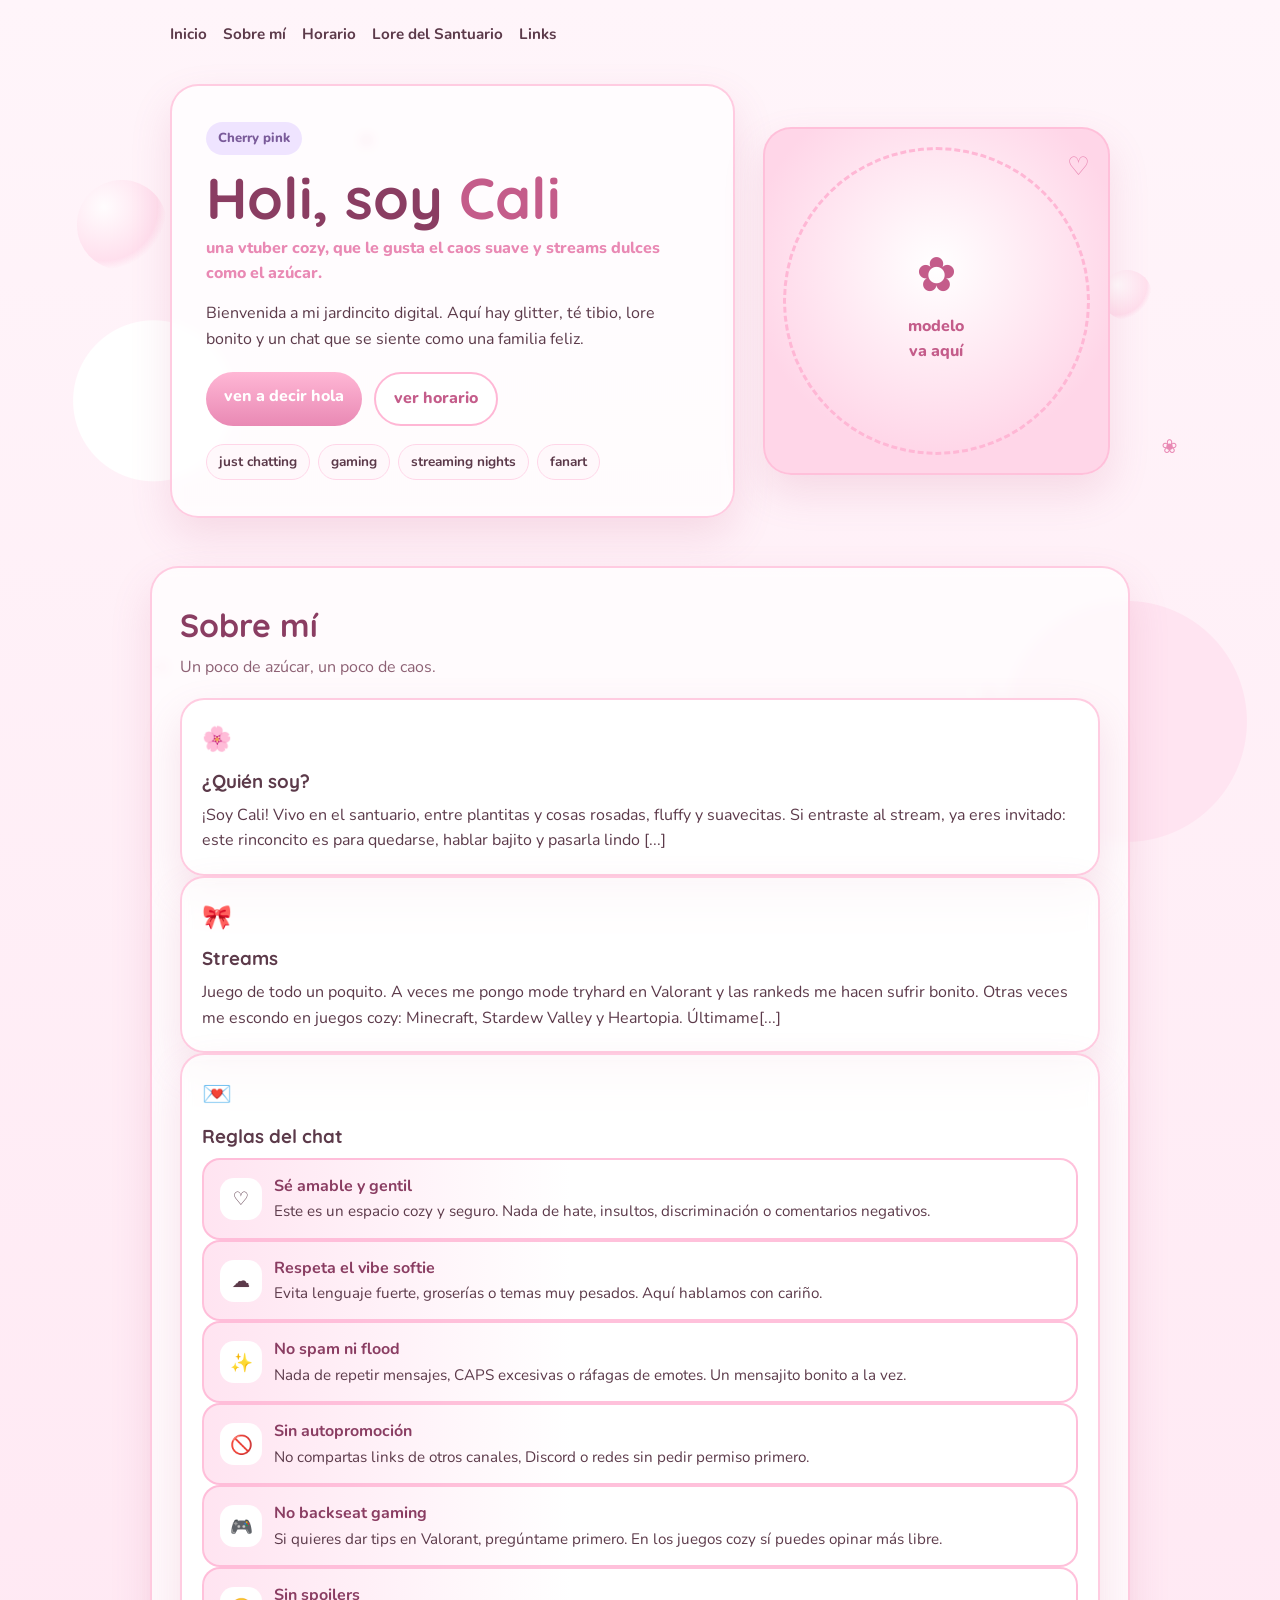
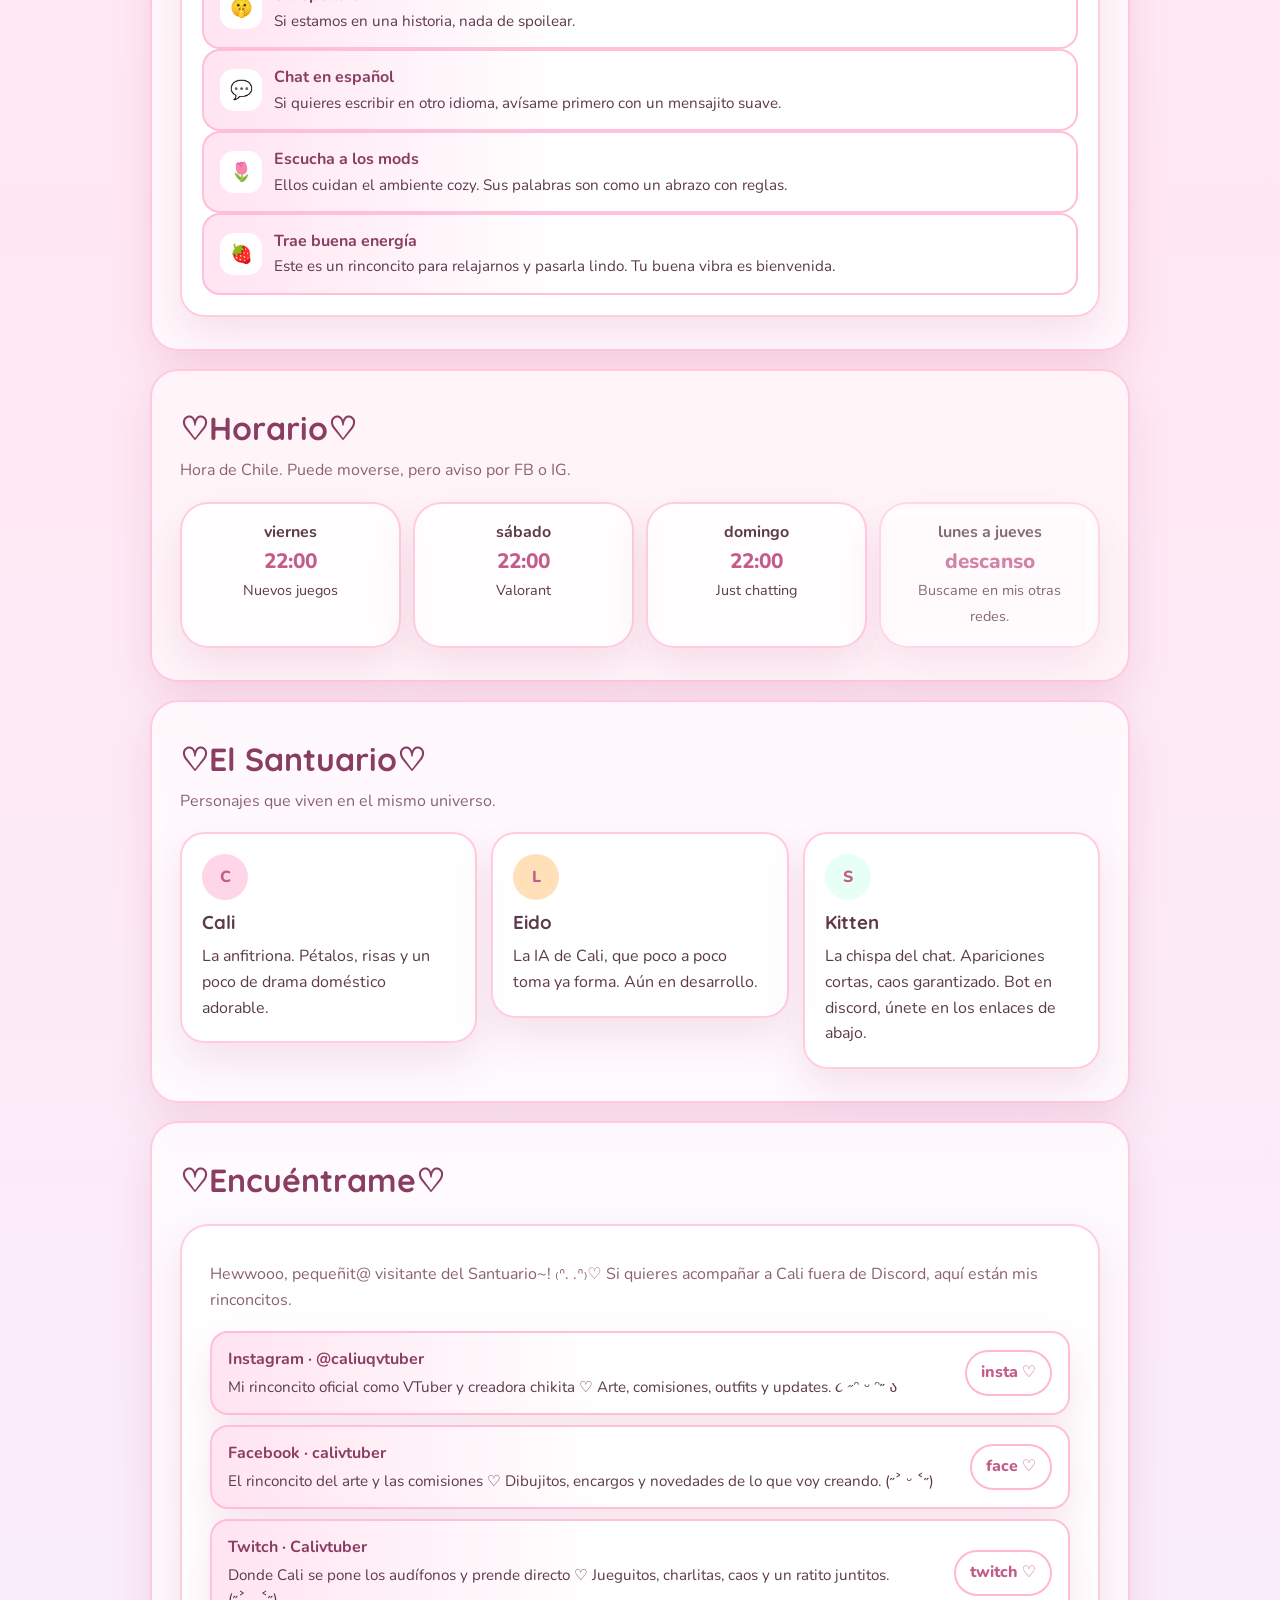
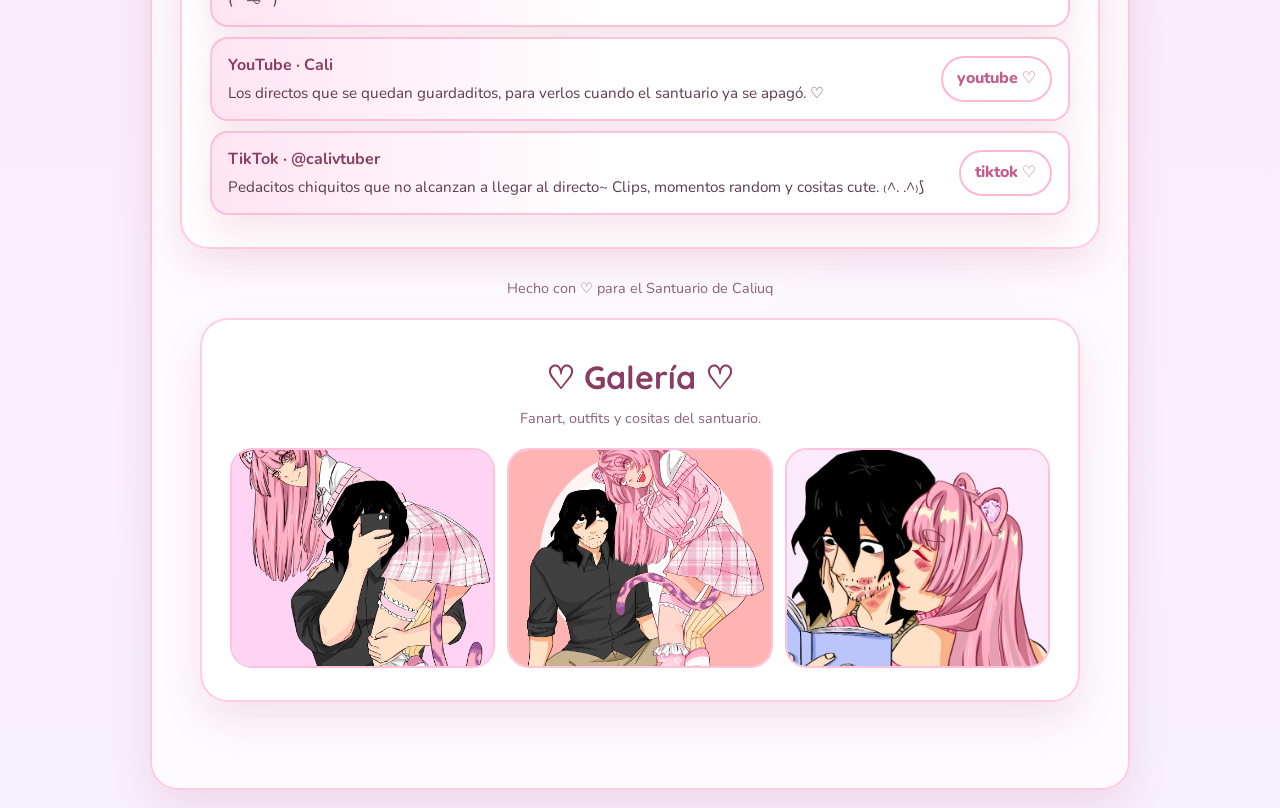
<file: index.html>
<!DOCTYPE html>
<html lang="es">
<head>
  <meta charset="UTF-8">
  <meta name="viewport" content="width=device-width, initial-scale=1.0">
  <title>Cali · VTuber</title>
  <link rel="preconnect" href="https://fonts.googleapis.com">
  <link rel="preconnect" href="https://fonts.gstatic.com" crossorigin>
  <link href="https://fonts.googleapis.com/css2?family=Nunito:wght@400;600;700;800&family=Quicksand:wght@500;600;700&display=swap" rel="stylesheet">
  <link rel="stylesheet" href="style.css">
</head>
<body>
  <div class="sky" aria-hidden="true">
    <span class="bubble b1"></span>
    <span class="bubble b2"></span>
    <span class="bubble b3"></span>
    <span class="bubble b4"></span>
    <span class="spark s1">✦</span>
    <span class="spark s2">♡</span>
    <span class="spark s3">✧</span>
    <span class="spark s4">❀</span>
    <span class="spark s5">♡</span>
  </div>
  <header class="nav">
    <nav>
      <a href="#inicio">Inicio</a>
      <a href="#sobre-mi">Sobre mí</a>
      <a href="#horario">Horario</a>
      <a href="#lore">Lore del Santuario</a>
      <a href="#links">Links</a>
    </nav>
  </header>
  <main>
    <section class="hero" id="inicio">
      <div class="hero-card">
        <p class="badge">Cherry pink</p>
        <h1>Holi, soy <em>Cali</em></h1>
        <p class="tagline"> una vtuber cozy, que le gusta el caos suave y streams dulces como el azúcar.</p>
        <p class="intro">
          Bienvenida a mi jardincito digital. Aquí hay glitter, té tibio,
          lore bonito y un chat que se siente como una familia feliz.
        </p>
        <div class="actions">
          <a class="btn primary" href="#links">ven a decir hola</a>
          <a class="btn ghost" href="#horario">ver horario</a>
        </div>
        <ul class="pills">
          <li>just chatting</li>
          <li>gaming</li>
          <li>streaming nights</li>
          <li>fanart</li>
        </ul>
      </div>
      <div class="portrait" aria-hidden="true">
        <div class="ring"></div>
        <div class="face">
          <span class="petal">✿</span>
          <p>modelo<br>va aquí</p>
        </div>
        <span class="float-heart">♡</span>
      </div>
    </section>
    <section class="panel" id="sobre-mi">
      <h2>Sobre mí</h2>
      <p class="lead">Un poco de azúcar, un poco de caos.</p>
      <div class="grid one">
        <article class="card">
          <span class="icon">🌸</span>
          <h3>¿Quién soy?</h3>
          <p>¡Soy Cali! Vivo en el santuario, entre plantitas y cosas rosadas, fluffy y suavecitas. Si entraste al stream, ya eres invitado: este rinconcito es para quedarse, hablar bajito y pasarla lindo [...]</p>
        </article>
        <article class="card">
          <span class="icon">🎀</span>
          <h3>Streams</h3>
          <p>Juego de todo un poquito. A veces me pongo mode tryhard en Valorant y las rankeds me hacen sufrir bonito. Otras veces me escondo en juegos cozy: Minecraft, Stardew Valley y Heartopia. Últimame[...]</p>
        </article>
        <article class="card">
          <span class="icon">💌</span>
          <div class="rules">
            <h3>Reglas del chat</h3>
            <article class="banner">
              <span>♡</span>
              <div>
                <strong>Sé amable y gentil</strong>
                <p>Este es un espacio cozy y seguro. Nada de hate, insultos, discriminación o comentarios negativos.</p>
              </div>
            </article>
            <article class="banner">
              <span>☁️</span>
              <div>
                <strong>Respeta el vibe softie</strong>
                <p>Evita lenguaje fuerte, groserías o temas muy pesados. Aquí hablamos con cariño.</p>
              </div>
            </article>
            <article class="banner">
              <span>✨</span>
              <div>
                <strong>No spam ni flood</strong>
                <p>Nada de repetir mensajes, CAPS excesivas o ráfagas de emotes. Un mensajito bonito a la vez.</p>
              </div>
            </article>
            <article class="banner">
              <span>🚫</span>
              <div>
                <strong>Sin autopromoción</strong>
                <p>No compartas links de otros canales, Discord o redes sin pedir permiso primero.</p>
              </div>
            </article>
            <article class="banner">
              <span>🎮</span>
              <div>
                <strong>No backseat gaming</strong>
                <p>Si quieres dar tips en Valorant, pregúntame primero. En los juegos cozy sí puedes opinar más libre.</p>
              </div>
            </article>
            <article class="banner">
              <span>🤫</span>
              <div>
                <strong>Sin spoilers</strong>
                <p>Si estamos en una historia, nada de spoilear.</p>
              </div>
            </article>
            <article class="banner">
              <span>💬</span>
              <div>
                <strong>Chat en español</strong>
                <p>Si quieres escribir en otro idioma, avísame primero con un mensajito suave.</p>
              </div>
            </article>
            <article class="banner">
              <span>🌷</span>
              <div>
                <strong>Escucha a los mods</strong>
                <p>Ellos cuidan el ambiente cozy. Sus palabras son como un abrazo con reglas.</p>
              </div>
            </article>
            <article class="banner">
              <span>🍓</span>
              <div>
                <strong>Trae buena energía</strong>
                <p>Este es un rinconcito para relajarnos y pasarla lindo. Tu buena vibra es bienvenida.</p>
              </div>
            </article>
          </div>
        </article>
      </div>
    </section>
    <section class="panel soft" id="horario">
      <h2>♡Horario♡</h2>
      <p class="lead">Hora de Chile. Puede moverse, pero aviso por FB o IG.</p>
      <div class="schedule">
        <div class="day">
          <strong>Viernes</strong>
          <span>22:00</span>
          <em>Nuevos juegos</em>
        </div>
        <div class="day">
          <strong>Sábado</strong>
          <span>22:00</span>
          <em>Valorant</em>
        </div>
        <div class="day">
          <strong>Domingo</strong>
          <span>22:00</span>
          <em>Just chatting</em>
        </div>
        <div class="day off">
          <strong>Lunes a jueves</strong>
          <span>descanso</span>
          <em>Buscame en mis otras redes.</em>
        </div>
      </div>
    </section>
    <section class="panel" id="lore">
      <h2>♡El Santuario♡</h2>
      <p class="lead">Personajes que viven en el mismo universo.</p>
      <div class="grid three">
        <article class="card character">
          <span class="avatar">C</span>
          <h3>Cali</h3>
          <p>La anfitriona. Pétalos, risas y un poco de drama doméstico adorable.</p>
        </article>
        <article class="card character">
          <span class="avatar alt">L</span>
          <h3>Eido</h3>
          <p>La IA de Cali, que poco a poco toma ya forma. Aún en desarrollo.</p>
        </article>
        <article class="card character">
          <span class="avatar mint">S</span>
          <h3>Kitten</h3>
          <p>La chispa del chat. Apariciones cortas, caos garantizado. Bot en discord, únete en los enlaces de abajo.</p>
        </article>
      </div>
    </section>
    <section class="panel links" id="links">
      <h2>♡Encuéntrame♡</h2>
      <section class="panel links" id="links">
        <p class="lead">Hewwooo, pequeñit@ visitante del Santuario~! ₍ᐢ. .ᐢ₎♡ Si quieres acompañar a Cali fuera de Discord, aquí están mis rinconcitos.</p>
  <div class="socials">
    <article class="social">
      <div>
        <strong>Instagram · @caliuqvtuber</strong>
        <p>Mi rinconcito oficial como VTuber y creadora chikita ♡ Arte, comisiones, outfits y updates. ૮ ˶ᵔ ᵕ ᵔ˶ ა</p>
      </div>
<a href="https://www.instagram.com/caliuqvtuber" target="_blank" rel="noopener">insta ♡</a>
    </article>
    <article class="social">
      <div>
        <strong>Facebook · calivtuber</strong>
        <p>El rinconcito del arte y las comisiones ♡ Dibujitos, encargos y novedades de lo que voy creando. (˶˃ ᵕ ˂˶)</p>
      </div>
<a href="https://www.facebook.com/calivtuber/" target="_blank" rel="noopener">face ♡</a>
    </article>
    <article class="social">
      <div>
        <strong>Twitch · Calivtuber</strong>
        <p>Donde Cali se pone los audífonos y prende directo ♡ Jueguitos, charlitas, caos y un ratito juntitos. (˶˃𐃷˂˶)</p>
      </div>
<a href="https://www.twitch.tv/caliuq" target="_blank" rel="noopener">twitch ♡</a>
    </article>
    <article class="social">
      <div>
        <strong>YouTube · Cali</strong>
        <p>Los directos que se quedan guardaditos, para verlos cuando el santuario ya se apagó. ♡</p>
      </div>
<a href="https://www.youtube.com/@Calivtuber" target="_blank" rel="noopener">youtube ♡</a>
    </article>
    <article class="social">
      <div>
        <strong>TikTok · @calivtuber</strong>
        <p>Pedacitos chiquitos que no alcanzan a llegar al directo~ Clips, momentos random y cositas cute. ₍^. .^₎⟆</p>
      </div>
<a href="https://www.tiktok.com/@calivtuber" target="_blank" rel="noopener">tiktok ♡</a>
    </article>
  </div>
</section>
  <footer>
    <p>Hecho con ♡ para el Santuario de Caliuq</p>
    <section class="panel" id="galeria">
  <h2>♡ Galería ♡</h2>
  <p class="lead">Fanart, outfits y cositas del santuario.</p>
  <div class="galeria" id="galeria-grid"></div>
</section>

<script>
  const fotos = [
    { src: "califanart.jpg", alt: "Fanarts de Cali" },   
    { src: "califanart2.jpg", alt: "Fanarts de Cali" },
    { src: "caliyume.jpg", alt: "Fanart de Cali" }
  ];

  const grid = document.getElementById("galeria-grid");
  fotos.forEach(function (foto) {
    const img = document.createElement("img");
    img.src = foto.src;
    img.alt = foto.alt;
    grid.appendChild(img);
  });
</script>
  </footer>
</body>
</html>
</file>
<file: style.css>
:root {
  --pink: #ffd6e8;
  --blush: #ffb7d5;
  --rose: #e989b4;
  --deep: #c45c8a;
  --cream: #fff8fb;
  --ink: #5c3a4a;
  --lavender: #efe4ff;
  --mint: #e7fff4;
  --shadow: 0 18px 40px rgba(196, 92, 138, 0.16);
}

* { box-sizing: border-box; margin: 0; padding: 0; }

html { scroll-behavior: smooth; }

body {
  font-family: "Nunito", system-ui, sans-serif;
  color: var(--ink);
  background:
    radial-gradient(circle at 12% 10%, #fff 0 80px, transparent 81px),
    radial-gradient(circle at 88% 18%, #ffe4f1 0 120px, transparent 121px),
    radial-gradient(circle at 70% 90%, #f3e9ff 0 160px, transparent 161px),
    linear-gradient(180deg, #fff5fa 0%, #ffe8f3 45%, #f7f0ff 100%);
  min-height: 100vh;
  line-height: 1.6;
}

.sky {
  position: fixed;
  inset: 0;
  pointer-events: none;
  overflow: hidden;
  z-index: 0;
}

.bubble {
  position: absolute;
  border-radius: 50%;
  background: radial-gradient(circle at 30% 30%, #fff, var(--pink) 60%, transparent 70%);
  opacity: 0.7;
  animation: float 9s ease-in-out infinite;
}

.b1 { width: 90px; height: 90px; left: 6%; top: 20%; }
.b2 { width: 50px; height: 50px; right: 10%; top: 30%; animation-delay: -2s; }
.b3 { width: 70px; height: 70px; left: 18%; bottom: 12%; animation-delay: -4s; }
.b4 { width: 36px; height: 36px; right: 22%; bottom: 20%; animation-delay: -1s; }

.spark {
  position: absolute;
  color: var(--rose);
  font-size: 1.2rem;
  animation: twinkle 3.4s ease-in-out infinite;
}

.s1 { top: 14%; left: 28%; }
.s2 { top: 22%; right: 18%; animation-delay: -1s; }
.s3 { bottom: 24%; left: 12%; animation-delay: -2s; }
.s4 { top: 48%; right: 8%; }
.s5 { bottom: 16%; right: 30%; animation-delay: -1.5s; }

@keyframes float {
  0%, 100% { transform: translateY(0); }
  50% { transform: translateY(-16px); }
}

@keyframes twinkle {
  0%, 100% { opacity: 0.35; transform: scale(0.9); }
  50% { opacity: 1; transform: scale(1.15); }
}

@keyframes spin {
  to { transform: rotate(360deg); }
}

.nav, main, footer { position: relative; z-index: 1; }

.nav {
  max-width: 980px;
  margin: 0 auto;
  padding: 22px 20px 0;
  display: flex;
  justify-content: space-between;
  align-items: center;
  gap: 16px;
}

.logo {
  font-family: "Quicksand", sans-serif;
  font-weight: 700;
  font-size: 1.4rem;
  color: var(--deep);
  text-decoration: none;
  letter-spacing: 0.04em;
}

.logo span { color: var(--rose); }

.nav nav {
  display: flex;
  gap: 16px;
  flex-wrap: wrap;
}

.nav a {
  color: var(--ink);
  text-decoration: none;
  font-weight: 700;
  font-size: 0.95rem;
}

.nav nav a:hover { color: var(--deep); }

.hero {
  max-width: 980px;
  margin: 28px auto 10px;
  padding: 10px 20px 30px;
  display: grid;
  grid-template-columns: 1.3fr 0.8fr;
  gap: 28px;
  align-items: center;
}

.hero-card,
.panel,
.card,
.day,
.portrait,
.social,
.rules-panel {
  background: rgba(255, 255, 255, 0.72);
  border: 2px solid rgba(255, 183, 213, 0.7);
  border-radius: 28px;
  box-shadow: var(--shadow);
  backdrop-filter: blur(6px);
}

.hero-card { padding: 36px 34px; }

.badge {
  display: inline-block;
  background: var(--lavender);
  color: #7a5b9a;
  border-radius: 999px;
  padding: 6px 12px;
  font-size: 0.82rem;
  font-weight: 800;
  margin-bottom: 12px;
}

h1 {
  font-family: "Quicksand", sans-serif;
  font-size: clamp(2.2rem, 5vw, 3.6rem);
  line-height: 1.05;
  color: #8a3d62;
}

h1 em { font-style: normal; color: var(--deep); }

.tagline {
  margin-top: 8px;
  font-weight: 800;
  color: var(--rose);
}

.intro {
  margin: 14px 0 20px;
  max-width: 46ch;
}

.actions {
  display: flex;
  gap: 12px;
  flex-wrap: wrap;
}

.btn {
  text-decoration: none;
  border-radius: 999px;
  padding: 12px 18px;
  font-weight: 800;
  transition: transform 0.2s ease;
}

.btn:hover { transform: translateY(-2px); }

.btn.primary {
  background: linear-gradient(180deg, #ffb7d5, #e989b4);
  color: white;
}

.btn.ghost {
  background: white;
  color: var(--deep);
  border: 2px solid var(--blush);
}

.pills {
  list-style: none;
  display: flex;
  gap: 8px;
  flex-wrap: wrap;
  margin-top: 18px;
}

.pills li {
  background: var(--cream);
  border-radius: 999px;
  padding: 6px 12px;
  font-size: 0.85rem;
  font-weight: 700;
  border: 1px solid var(--pink);
}

.portrait {
  aspect-ratio: 1;
  display: grid;
  place-items: center;
  position: relative;
  background: radial-gradient(circle at 50% 40%, #fff, #ffd6e8 70%);
}

.ring {
  position: absolute;
  inset: 18px;
  border-radius: 50%;
  border: 3px dashed var(--blush);
  animation: spin 22s linear infinite;
}

.face {
  text-align: center;
  font-weight: 800;
  color: var(--deep);
}

.petal {
  display: block;
  font-size: 3rem;
}

.float-heart {
  position: absolute;
  right: 18px;
  top: 18px;
  color: var(--rose);
  font-size: 1.6rem;
  animation: float 4s ease-in-out infinite;
}

.panel {
  max-width: 980px;
  margin: 18px auto;
  padding: 32px 28px;
}

.panel.soft {
  background: rgba(255, 248, 251, 0.8);
}

h2 {
  font-family: "Quicksand", sans-serif;
  font-size: 2rem;
  color: #8a3d62;
}

.lead {
  margin: 4px 0 18px;
  color: #8d6174;
}

.grid.three {
  display: grid;
  grid-template-columns: repeat(3, 1fr);
  gap: 14px;
  row-gap: 20px;
  align-items: start;
}

.card {
  padding: 20px;
  border-radius: 24px;
}

.card h3 {
  margin: 8px 0 6px;
  font-family: "Quicksand", sans-serif;
}

.icon { font-size: 1.5rem; }

.about-grid {
  display: grid;
  grid-template-columns: repeat(2, minmax(0, 1fr));
  gap: 1.5rem;
  margin-top: 1.5rem;
}

.rules-panel {
  margin-top: 2rem;
  padding: 1.5rem;
  border-radius: 24px;
  background: rgba(255, 255, 255, 0.6);
  border: 1px solid rgba(173, 118, 149, 0.15);
  box-shadow: 0 14px 28px rgba(137, 86, 110, 0.08);
}

.rules-header {
  display: flex;
  align-items: center;
  gap: 0.75rem;
  margin-bottom: 1rem;
}

.rules-header h3 {
  margin: 0;
  font-size: 1.4rem;
  color: var(--deep);
}

.rules-grid {
  display: grid;
  grid-template-columns: repeat(2, minmax(0, 1fr));
  gap: 1rem;
}

.banner {
  display: grid;
  grid-template-columns: 42px 1fr;
  gap: 12px;
  align-items: center;
  padding: 14px 16px;
  border-radius: 18px;
  background: linear-gradient(90deg, #ffe4f1, #fff 42%);
  border: 2px solid rgba(255, 183, 213, 0.85);
}

.banner > span {
  width: 42px;
  height: 42px;
  display: grid;
  place-items: center;
  border-radius: 14px;
  background: white;
  font-size: 1.15rem;
}

.banner strong {
  display: block;
  color: #8a3d62;
}

.banner p {
  margin: 0;
  font-size: 0.95rem;
}

.character .avatar {
  width: 46px;
  height: 46px;
  border-radius: 50%;
  display: grid;
  place-items: center;
  background: var(--pink);
  color: var(--deep);
  font-weight: 800;
}

.avatar.alt { background: #ffe0b8; }
.avatar.mint { background: var(--mint); }

.schedule {
  display: grid;
  grid-template-columns: repeat(4, 1fr);
  gap: 12px;
}

.day {
  padding: 16px;
  text-align: center;
}

.day strong { display: block; text-transform: lowercase; }
.day span {
  display: block;
  font-size: 1.3rem;
  font-weight: 800;
  color: var(--deep);
}
.day em {
  font-style: normal;
  font-size: 0.9rem;
}
.day.off { opacity: 0.75; }

.socials {
  display: grid;
  gap: 10px;
}

.social {
  display: flex;
  justify-content: space-between;
  align-items: center;
  gap: 16px;
  padding: 14px 16px;
  border-radius: 18px;
  background: linear-gradient(90deg, #ffe4f1, #fff 46%);
  border: 2px solid rgba(255, 183, 213, 0.85);
}

.social strong {
  display: block;
  color: #8a3d62;
}

.social p {
  margin: 2px 0 0;
  font-size: 0.95rem;
}

.social a {
  flex: none;
  text-decoration: none;
  background: white;
  color: #c45c8a;
  border: 2px solid #ffb7d5;
  border-radius: 999px;
  padding: 8px 14px;
  font-weight: 800;
}

.social a:hover {
  background: var(--pink);
}

footer {
  text-align: center;
  padding: 10px 20px 36px;
  color: #8d6174;
  font-size: 0.9rem;
}

@media (max-width: 900px) {
  .hero {
    grid-template-columns: 1fr;
  }

  .grid.three,
  .schedule,
  .rules-grid,
  .about-grid {
    grid-template-columns: 1fr 1fr;
  }
}

.galeria {
  display: grid;
  grid-template-columns: repeat(3, 1fr);
  gap: 12px;
}
.galeria img {
  width: 100%;
  height: 220px;
  object-fit: cover;
  border-radius: 22px;
  border: 2px solid rgba(255, 183, 213, 0.85);
}

@media (max-width: 600px) {
  .nav {
    flex-direction: column;
    align-items: flex-start;
  }

  .hero, .grid.three, .schedule, .rules-grid, .about-grid {
    grid-template-columns: 1fr;
  }

  .portrait {
    max-width: 280px;
    margin: 0 auto;
  }

  .social {
    flex-direction: column;
    align-items: flex-start;
  }
  .galeria { grid-template-columns: 1fr; }
}
</file>
